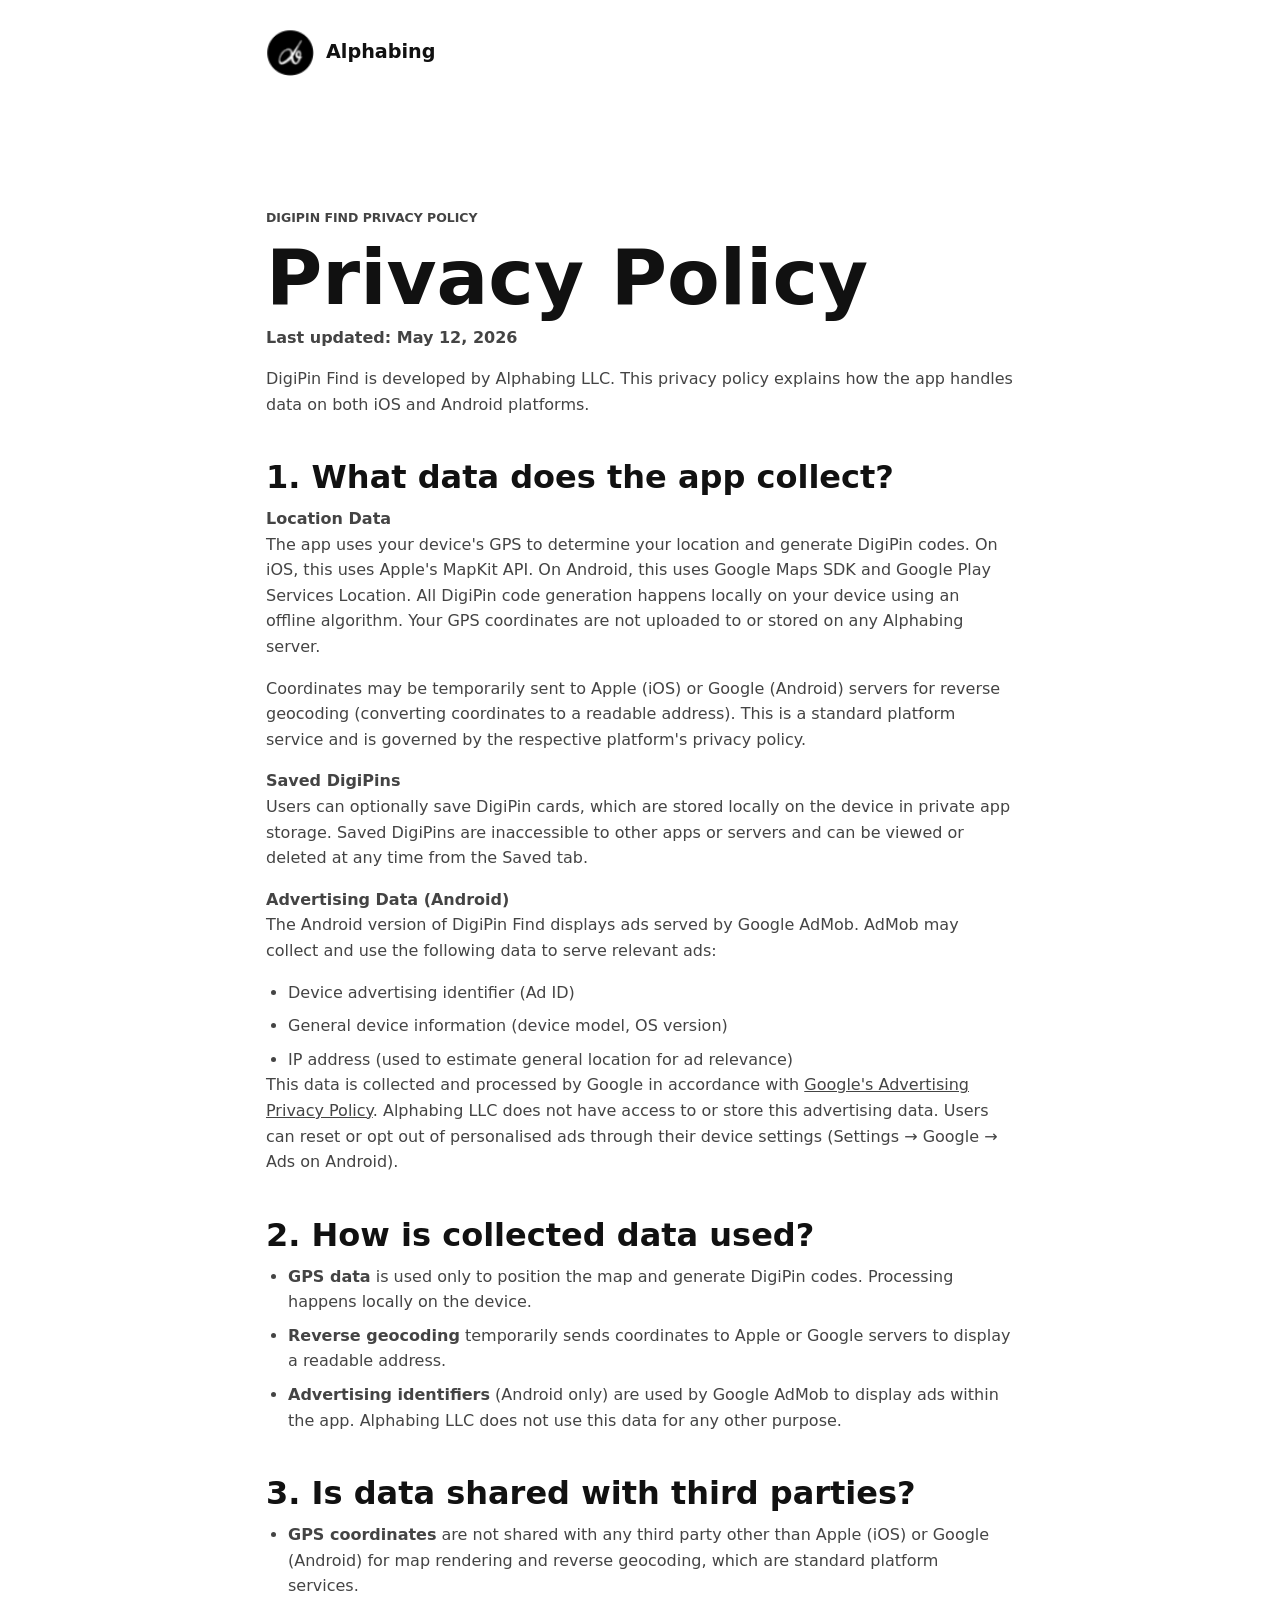
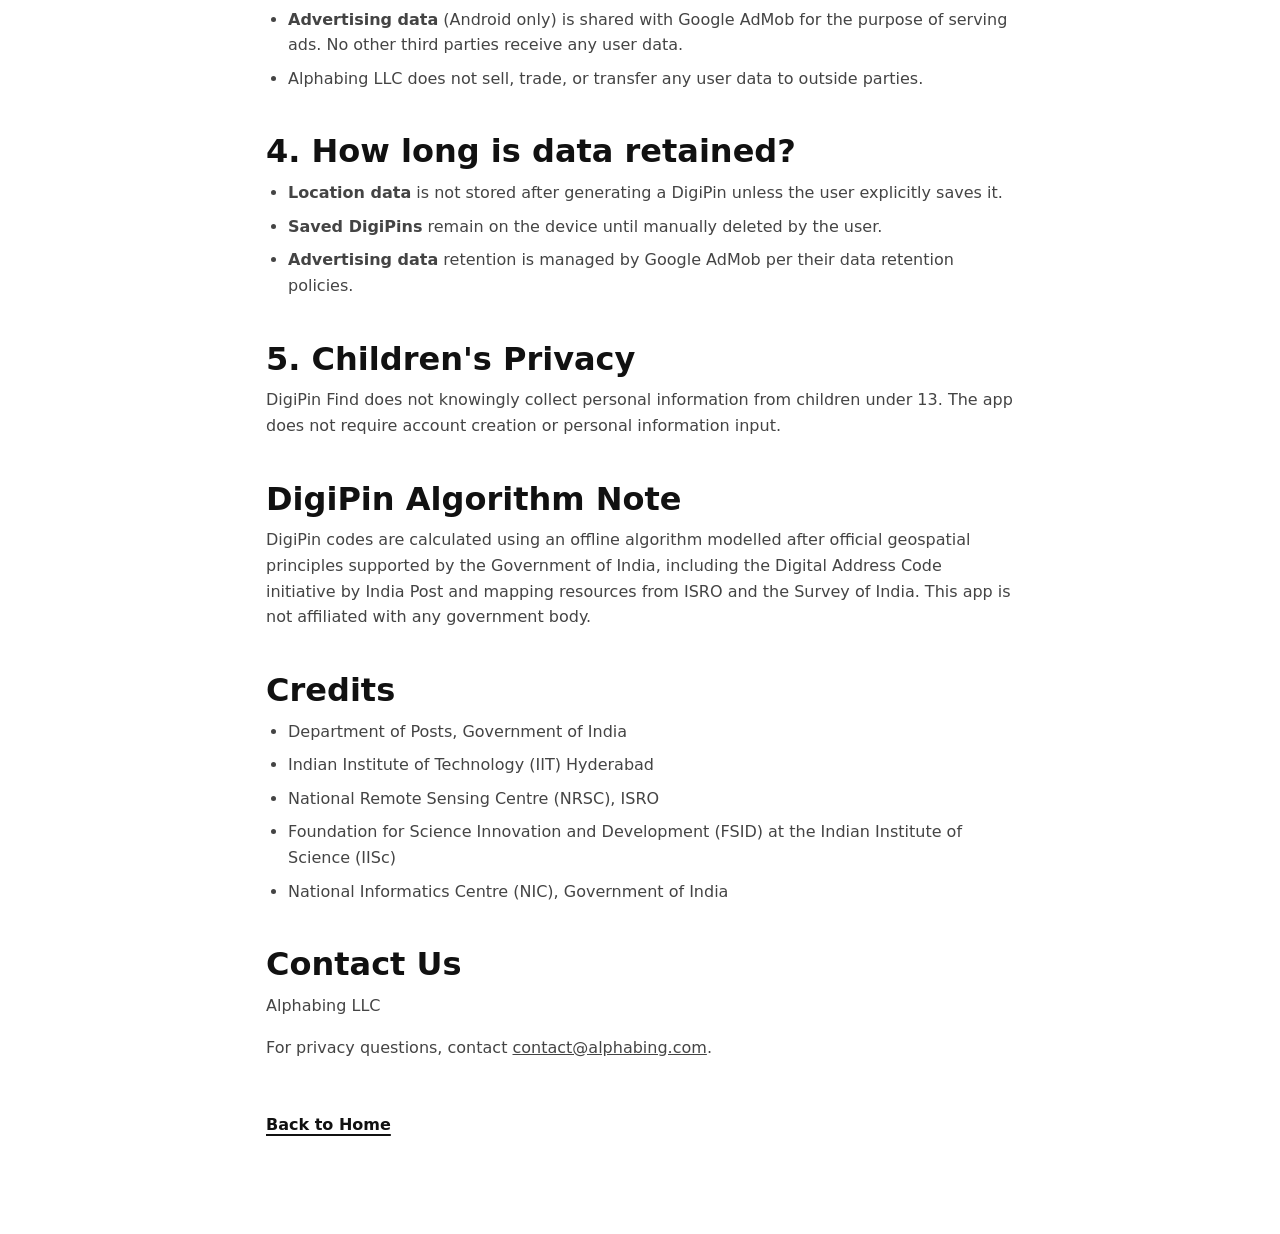
<file: digipinfind-privacy/index.html>
<!doctype html>
<html lang="en">
  <head>
    <meta charset="utf-8">
    <meta name="viewport" content="width=device-width, initial-scale=1">
    <meta name="description" content="DigiPin Find privacy policy.">
    <title>DigiPin Find — Privacy Policy</title>
    <link rel="stylesheet" href="../styles.css">
  </head>
  <body class="policy-page">
    <header class="policy-header">
      <a class="brand" href="../">
        <img src="../assets/logo.png" alt="" class="brand-logo">
        <span>Alphabing</span>
      </a>
    </header>
    <main class="policy-main">
      <p class="eyebrow">DigiPin Find Privacy Policy</p>
      <h1>Privacy Policy</h1>
      <p class="policy-updated">Last updated: May 12, 2026</p>

      <p>DigiPin Find is developed by Alphabing LLC. This privacy policy explains how the app handles data on both iOS and Android platforms.</p>

      <h2>1. What data does the app collect?</h2>

      <p><strong>Location Data</strong><br>
      The app uses your device's GPS to determine your location and generate DigiPin codes. On iOS, this uses Apple's MapKit API. On Android, this uses Google Maps SDK and Google Play Services Location. All DigiPin code generation happens locally on your device using an offline algorithm. Your GPS coordinates are not uploaded to or stored on any Alphabing server.</p>

      <p>Coordinates may be temporarily sent to Apple (iOS) or Google (Android) servers for reverse geocoding (converting coordinates to a readable address). This is a standard platform service and is governed by the respective platform's privacy policy.</p>

      <p><strong>Saved DigiPins</strong><br>
      Users can optionally save DigiPin cards, which are stored locally on the device in private app storage. Saved DigiPins are inaccessible to other apps or servers and can be viewed or deleted at any time from the Saved tab.</p>

      <p><strong>Advertising Data (Android)</strong><br>
      The Android version of DigiPin Find displays ads served by Google AdMob. AdMob may collect and use the following data to serve relevant ads:</p>

      <ul class="policy-list">
        <li>Device advertising identifier (Ad ID)</li>
        <li>General device information (device model, OS version)</li>
        <li>IP address (used to estimate general location for ad relevance)</li>
      </ul>

      <p>This data is collected and processed by Google in accordance with <a href="https://policies.google.com/technologies/ads">Google's Advertising Privacy Policy</a>. Alphabing LLC does not have access to or store this advertising data. Users can reset or opt out of personalised ads through their device settings (Settings &rarr; Google &rarr; Ads on Android).</p>

      <h2>2. How is collected data used?</h2>

      <ul class="policy-list">
        <li><strong>GPS data</strong> is used only to position the map and generate DigiPin codes. Processing happens locally on the device.</li>
        <li><strong>Reverse geocoding</strong> temporarily sends coordinates to Apple or Google servers to display a readable address.</li>
        <li><strong>Advertising identifiers</strong> (Android only) are used by Google AdMob to display ads within the app. Alphabing LLC does not use this data for any other purpose.</li>
      </ul>

      <h2>3. Is data shared with third parties?</h2>

      <ul class="policy-list">
        <li><strong>GPS coordinates</strong> are not shared with any third party other than Apple (iOS) or Google (Android) for map rendering and reverse geocoding, which are standard platform services.</li>
        <li><strong>Advertising data</strong> (Android only) is shared with Google AdMob for the purpose of serving ads. No other third parties receive any user data.</li>
        <li>Alphabing LLC does not sell, trade, or transfer any user data to outside parties.</li>
      </ul>

      <h2>4. How long is data retained?</h2>

      <ul class="policy-list">
        <li><strong>Location data</strong> is not stored after generating a DigiPin unless the user explicitly saves it.</li>
        <li><strong>Saved DigiPins</strong> remain on the device until manually deleted by the user.</li>
        <li><strong>Advertising data</strong> retention is managed by Google AdMob per their data retention policies.</li>
      </ul>

      <h2>5. Children's Privacy</h2>

      <p>DigiPin Find does not knowingly collect personal information from children under 13. The app does not require account creation or personal information input.</p>

      <h2>DigiPin Algorithm Note</h2>

      <p>DigiPin codes are calculated using an offline algorithm modelled after official geospatial principles supported by the Government of India, including the Digital Address Code initiative by India Post and mapping resources from ISRO and the Survey of India. This app is not affiliated with any government body.</p>

      <h2>Credits</h2>
      <ul class="policy-list">
        <li>Department of Posts, Government of India</li>
        <li>Indian Institute of Technology (IIT) Hyderabad</li>
        <li>National Remote Sensing Centre (NRSC), ISRO</li>
        <li>Foundation for Science Innovation and Development (FSID) at the Indian Institute of Science (IISc)</li>
        <li>National Informatics Centre (NIC), Government of India</li>
      </ul>

      <h2>Contact Us</h2>
      <p>Alphabing LLC</p>
      <p>For privacy questions, contact <a href="mailto:contact@alphabing.com">contact@alphabing.com</a>.</p>

      <a class="policy-home" href="../">Back to Home</a>
    </main>
  </body>
</html>
</file>
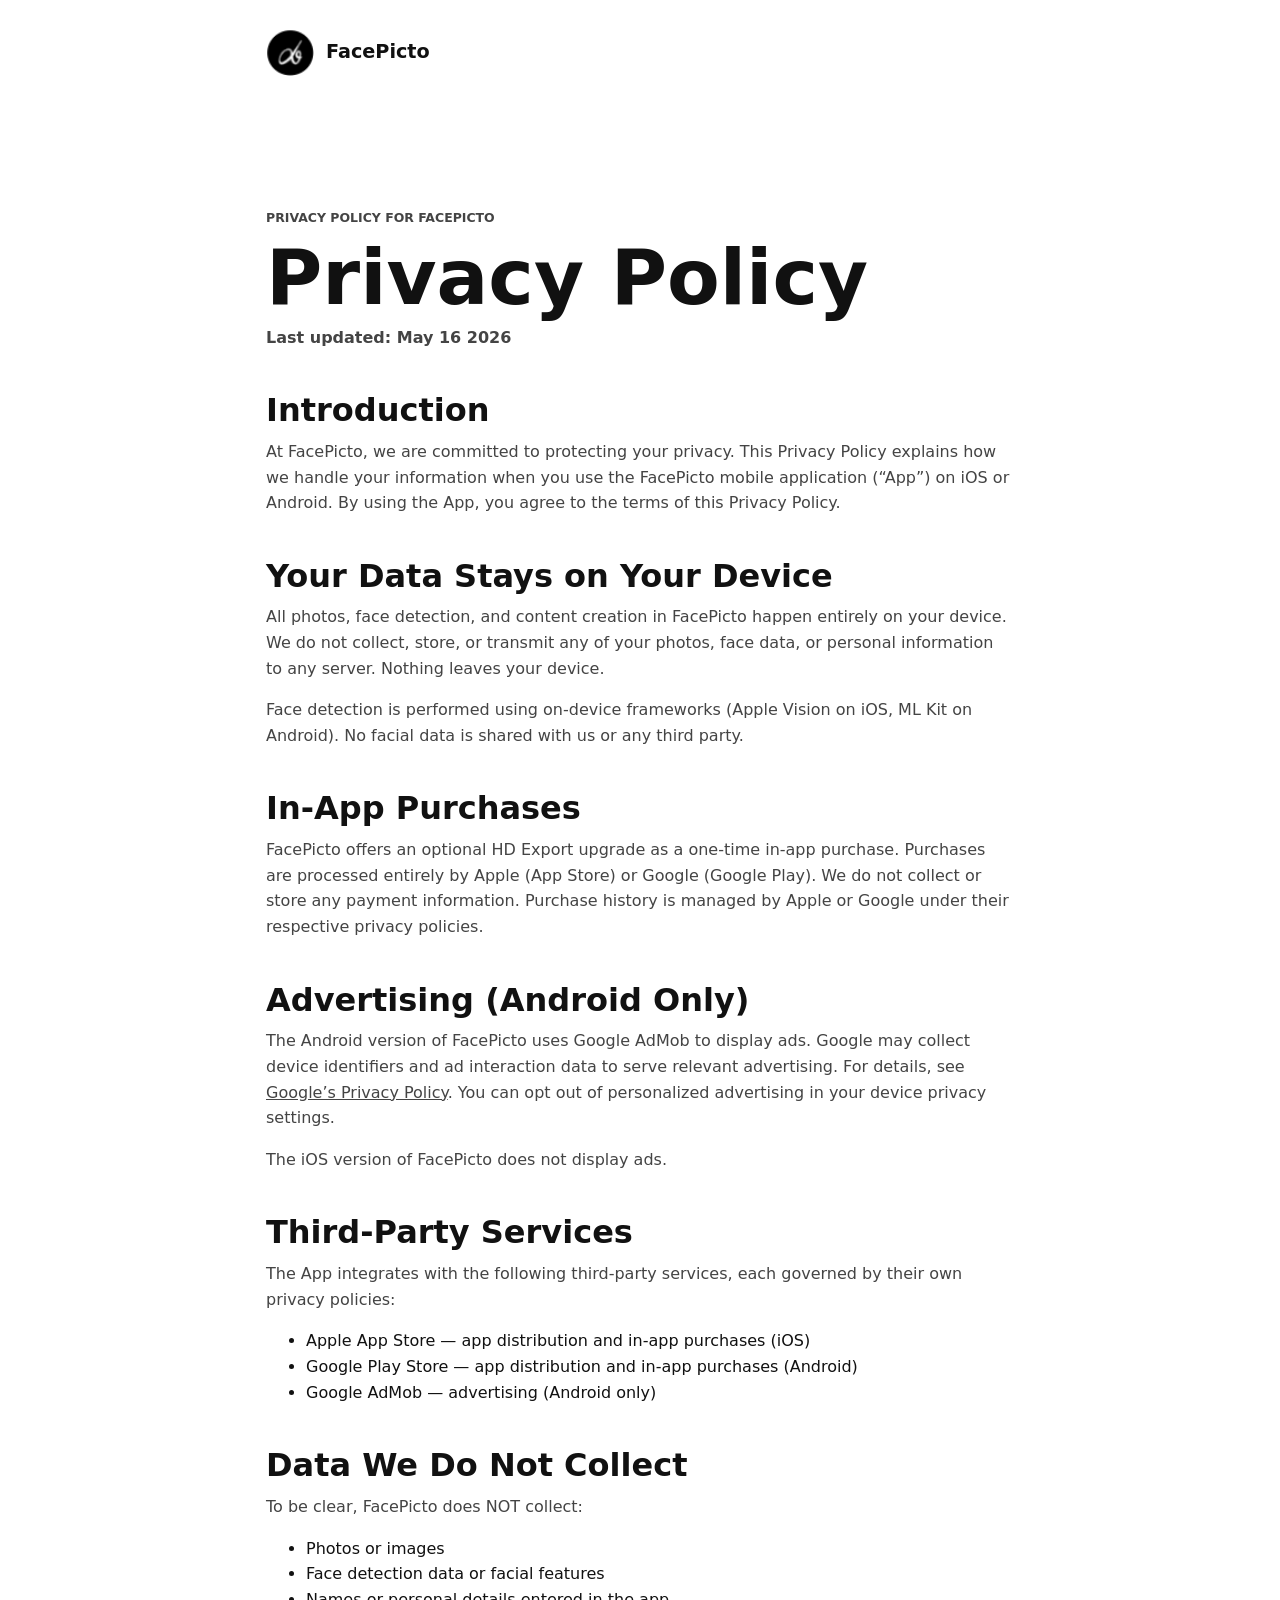
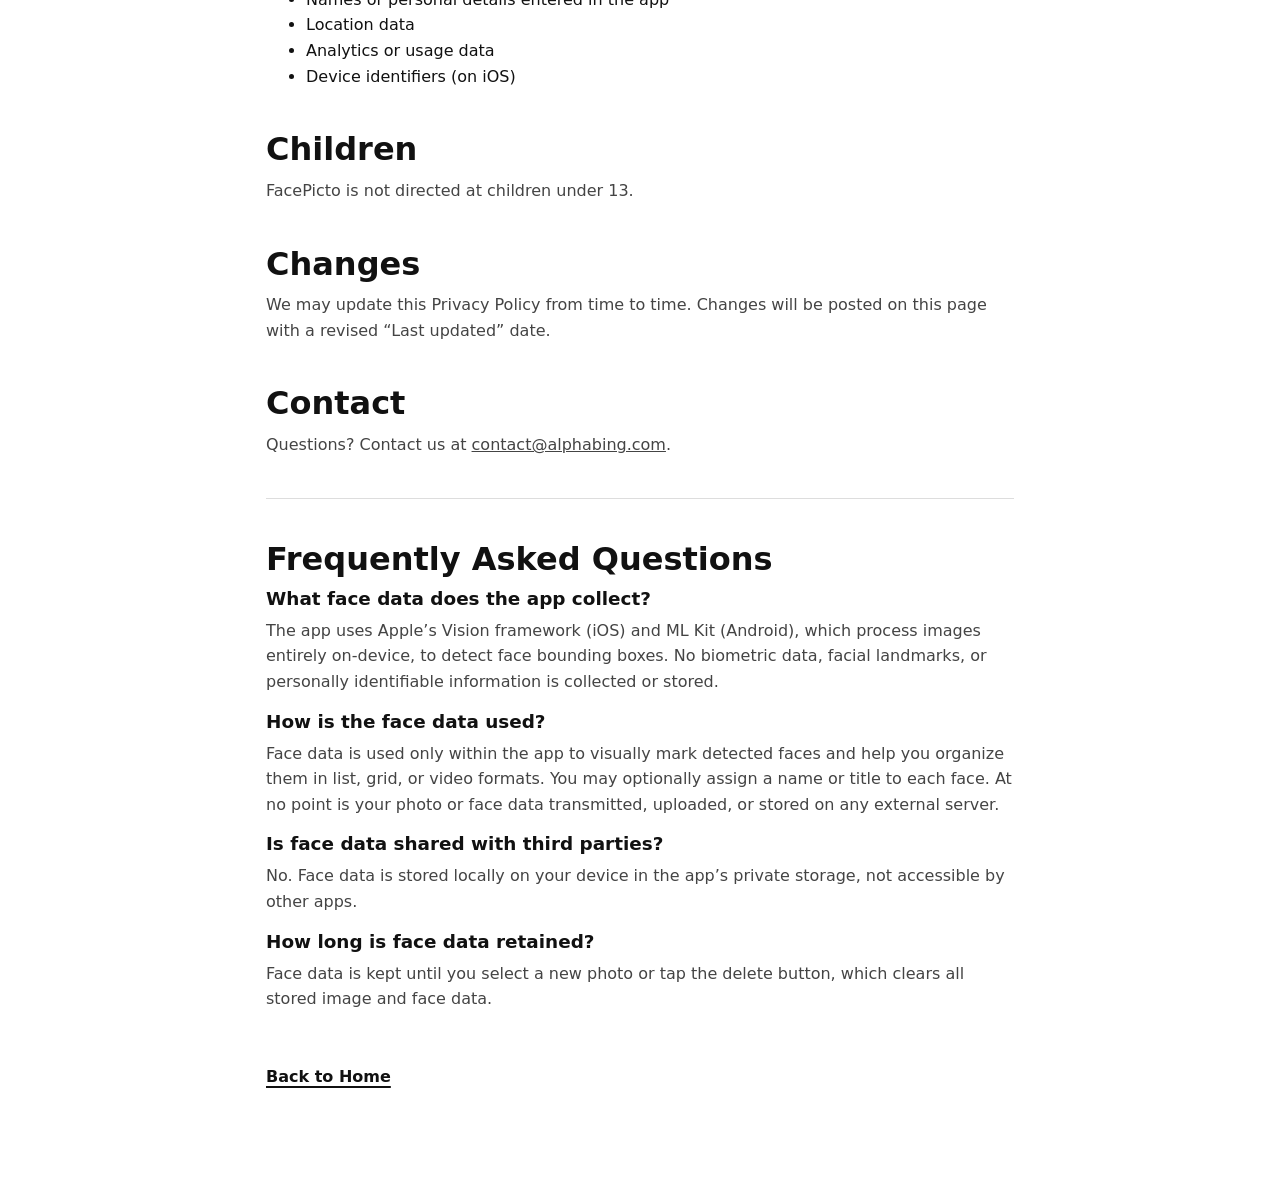
<file: facepicto-privacy/index.html>
<!doctype html>
<html lang="en">
  <head>
    <meta charset="utf-8">
    <meta name="viewport" content="width=device-width, initial-scale=1">
    <meta name="description" content="FacePicto privacy policy.">
    <title>FacePicto Privacy Policy</title>
    <link rel="stylesheet" href="../styles.css">
  </head>
  <body class="policy-page">
    <header class="policy-header">
      <a class="brand" href="../">
        <img src="../assets/logo.png" alt="" class="brand-logo">
        <span>FacePicto</span>
      </a>
    </header>
    <main class="policy-main">
      <p class="eyebrow">Privacy Policy for FacePicto</p>
      <h1>Privacy Policy</h1>
      <p class="policy-updated">Last updated: May 16 2026</p>

      <h2>Introduction</h2>
      <p>At FacePicto, we are committed to protecting your privacy. This Privacy Policy explains how we handle your information when you use the FacePicto mobile application (&ldquo;App&rdquo;) on iOS or Android. By using the App, you agree to the terms of this Privacy Policy.</p>

      <h2>Your Data Stays on Your Device</h2>
      <p>All photos, face detection, and content creation in FacePicto happen entirely on your device. We do not collect, store, or transmit any of your photos, face data, or personal information to any server. Nothing leaves your device.</p>
      <p>Face detection is performed using on-device frameworks (Apple Vision on iOS, ML Kit on Android). No facial data is shared with us or any third party.</p>

      <h2>In-App Purchases</h2>
      <p>FacePicto offers an optional HD Export upgrade as a one-time in-app purchase. Purchases are processed entirely by Apple (App Store) or Google (Google Play). We do not collect or store any payment information. Purchase history is managed by Apple or Google under their respective privacy policies.</p>

      <h2>Advertising (Android Only)</h2>
      <p>The Android version of FacePicto uses Google AdMob to display ads. Google may collect device identifiers and ad interaction data to serve relevant advertising. For details, see <a href="https://policies.google.com/privacy" target="_blank" rel="noopener">Google&rsquo;s Privacy Policy</a>. You can opt out of personalized advertising in your device privacy settings.</p>
      <p>The iOS version of FacePicto does not display ads.</p>

      <h2>Third-Party Services</h2>
      <p>The App integrates with the following third-party services, each governed by their own privacy policies:</p>
      <ul>
        <li>Apple App Store &mdash; app distribution and in-app purchases (iOS)</li>
        <li>Google Play Store &mdash; app distribution and in-app purchases (Android)</li>
        <li>Google AdMob &mdash; advertising (Android only)</li>
      </ul>

      <h2>Data We Do Not Collect</h2>
      <p>To be clear, FacePicto does NOT collect:</p>
      <ul>
        <li>Photos or images</li>
        <li>Face detection data or facial features</li>
        <li>Names or personal details entered in the app</li>
        <li>Location data</li>
        <li>Analytics or usage data</li>
        <li>Device identifiers (on iOS)</li>
      </ul>

      <h2>Children</h2>
      <p>FacePicto is not directed at children under 13.</p>

      <h2>Changes</h2>
      <p>We may update this Privacy Policy from time to time. Changes will be posted on this page with a revised &ldquo;Last updated&rdquo; date.</p>

      <h2>Contact</h2>
      <p>Questions? Contact us at <a href="mailto:contact@alphabing.com">contact@alphabing.com</a>.</p>

      <hr style="margin: 2.5em 0; border: none; border-top: 1px solid #ddd;">

      <h2>Frequently Asked Questions</h2>

      <h3>What face data does the app collect?</h3>
      <p>The app uses Apple&rsquo;s Vision framework (iOS) and ML Kit (Android), which process images entirely on-device, to detect face bounding boxes. No biometric data, facial landmarks, or personally identifiable information is collected or stored.</p>

      <h3>How is the face data used?</h3>
      <p>Face data is used only within the app to visually mark detected faces and help you organize them in list, grid, or video formats. You may optionally assign a name or title to each face. At no point is your photo or face data transmitted, uploaded, or stored on any external server.</p>

      <h3>Is face data shared with third parties?</h3>
      <p>No. Face data is stored locally on your device in the app&rsquo;s private storage, not accessible by other apps.</p>

      <h3>How long is face data retained?</h3>
      <p>Face data is kept until you select a new photo or tap the delete button, which clears all stored image and face data.</p>

      <a class="policy-home" href="../">Back to Home</a>
    </main>
  </body>
</html>
</file>
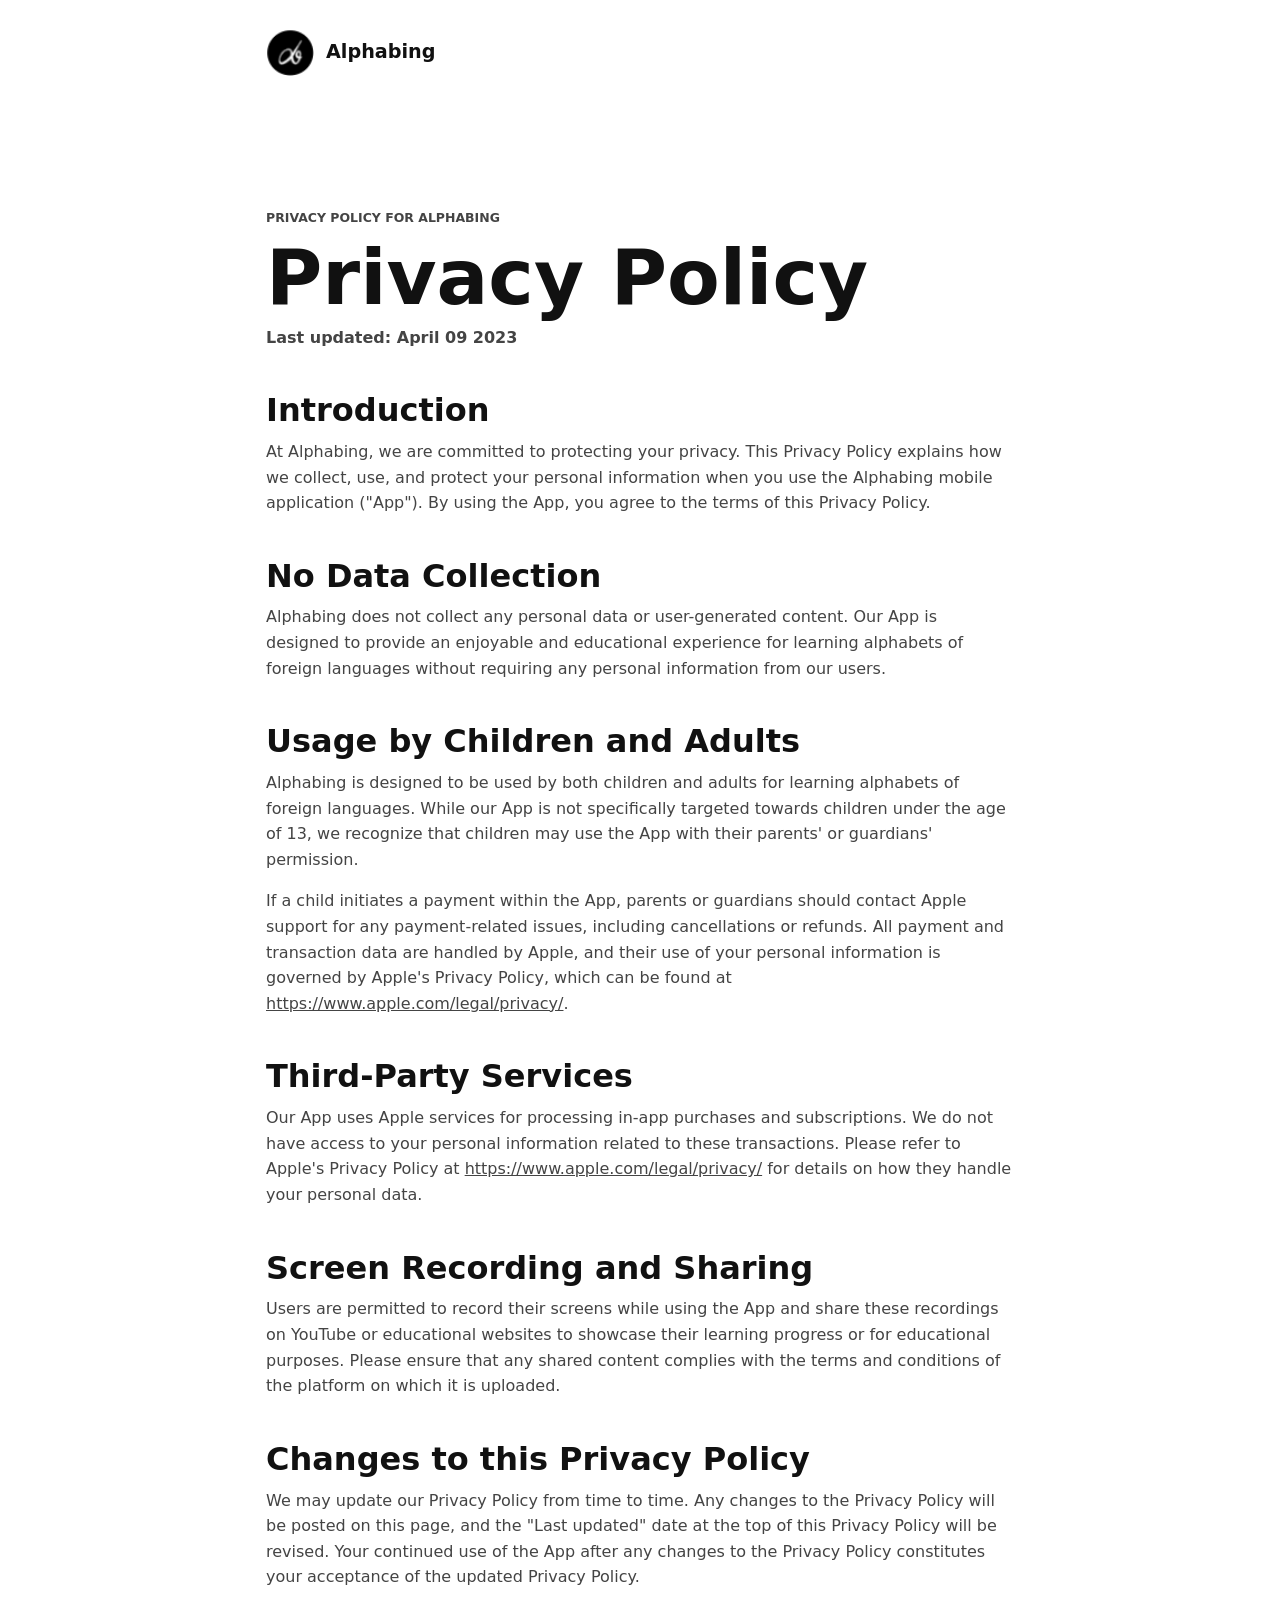
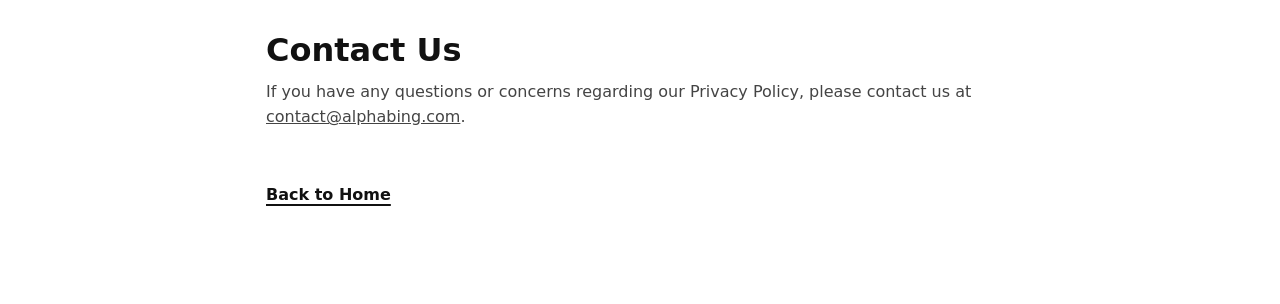
<file: privacy/index.html>
<!doctype html>
<html lang="en">
  <head>
    <meta charset="utf-8">
    <meta name="viewport" content="width=device-width, initial-scale=1">
    <meta name="description" content="Alphabing privacy policy.">
    <title>Alphabing Privacy Policy</title>
    <link rel="stylesheet" href="../styles.css">
  </head>
  <body class="policy-page">
    <header class="policy-header">
      <a class="brand" href="../">
        <img src="../assets/logo.png" alt="" class="brand-logo">
        <span>Alphabing</span>
      </a>
    </header>
    <main class="policy-main">
      <p class="eyebrow">Privacy Policy for Alphabing</p>
      <h1>Privacy Policy</h1>
      <p class="policy-updated">Last updated: April 09 2023</p>

      <h2>Introduction</h2>
      <p>At Alphabing, we are committed to protecting your privacy. This Privacy Policy explains how we collect, use, and protect your personal information when you use the Alphabing mobile application ("App"). By using the App, you agree to the terms of this Privacy Policy.</p>

      <h2>No Data Collection</h2>
      <p>Alphabing does not collect any personal data or user-generated content. Our App is designed to provide an enjoyable and educational experience for learning alphabets of foreign languages without requiring any personal information from our users.</p>

      <h2>Usage by Children and Adults</h2>
      <p>Alphabing is designed to be used by both children and adults for learning alphabets of foreign languages. While our App is not specifically targeted towards children under the age of 13, we recognize that children may use the App with their parents' or guardians' permission.</p>
      <p>If a child initiates a payment within the App, parents or guardians should contact Apple support for any payment-related issues, including cancellations or refunds. All payment and transaction data are handled by Apple, and their use of your personal information is governed by Apple's Privacy Policy, which can be found at <a href="https://www.apple.com/legal/privacy/" target="_blank" rel="noopener">https://www.apple.com/legal/privacy/</a>.</p>

      <h2>Third-Party Services</h2>
      <p>Our App uses Apple services for processing in-app purchases and subscriptions. We do not have access to your personal information related to these transactions. Please refer to Apple's Privacy Policy at <a href="https://www.apple.com/legal/privacy/" target="_blank" rel="noopener">https://www.apple.com/legal/privacy/</a> for details on how they handle your personal data.</p>

      <h2>Screen Recording and Sharing</h2>
      <p>Users are permitted to record their screens while using the App and share these recordings on YouTube or educational websites to showcase their learning progress or for educational purposes. Please ensure that any shared content complies with the terms and conditions of the platform on which it is uploaded.</p>

      <h2>Changes to this Privacy Policy</h2>
      <p>We may update our Privacy Policy from time to time. Any changes to the Privacy Policy will be posted on this page, and the "Last updated" date at the top of this Privacy Policy will be revised. Your continued use of the App after any changes to the Privacy Policy constitutes your acceptance of the updated Privacy Policy.</p>

      <h2>Contact Us</h2>
      <p>If you have any questions or concerns regarding our Privacy Policy, please contact us at <a href="mailto:contact@alphabing.com">contact@alphabing.com</a>.</p>

      <a class="policy-home" href="../">Back to Home</a>
    </main>
  </body>
</html>
</file>
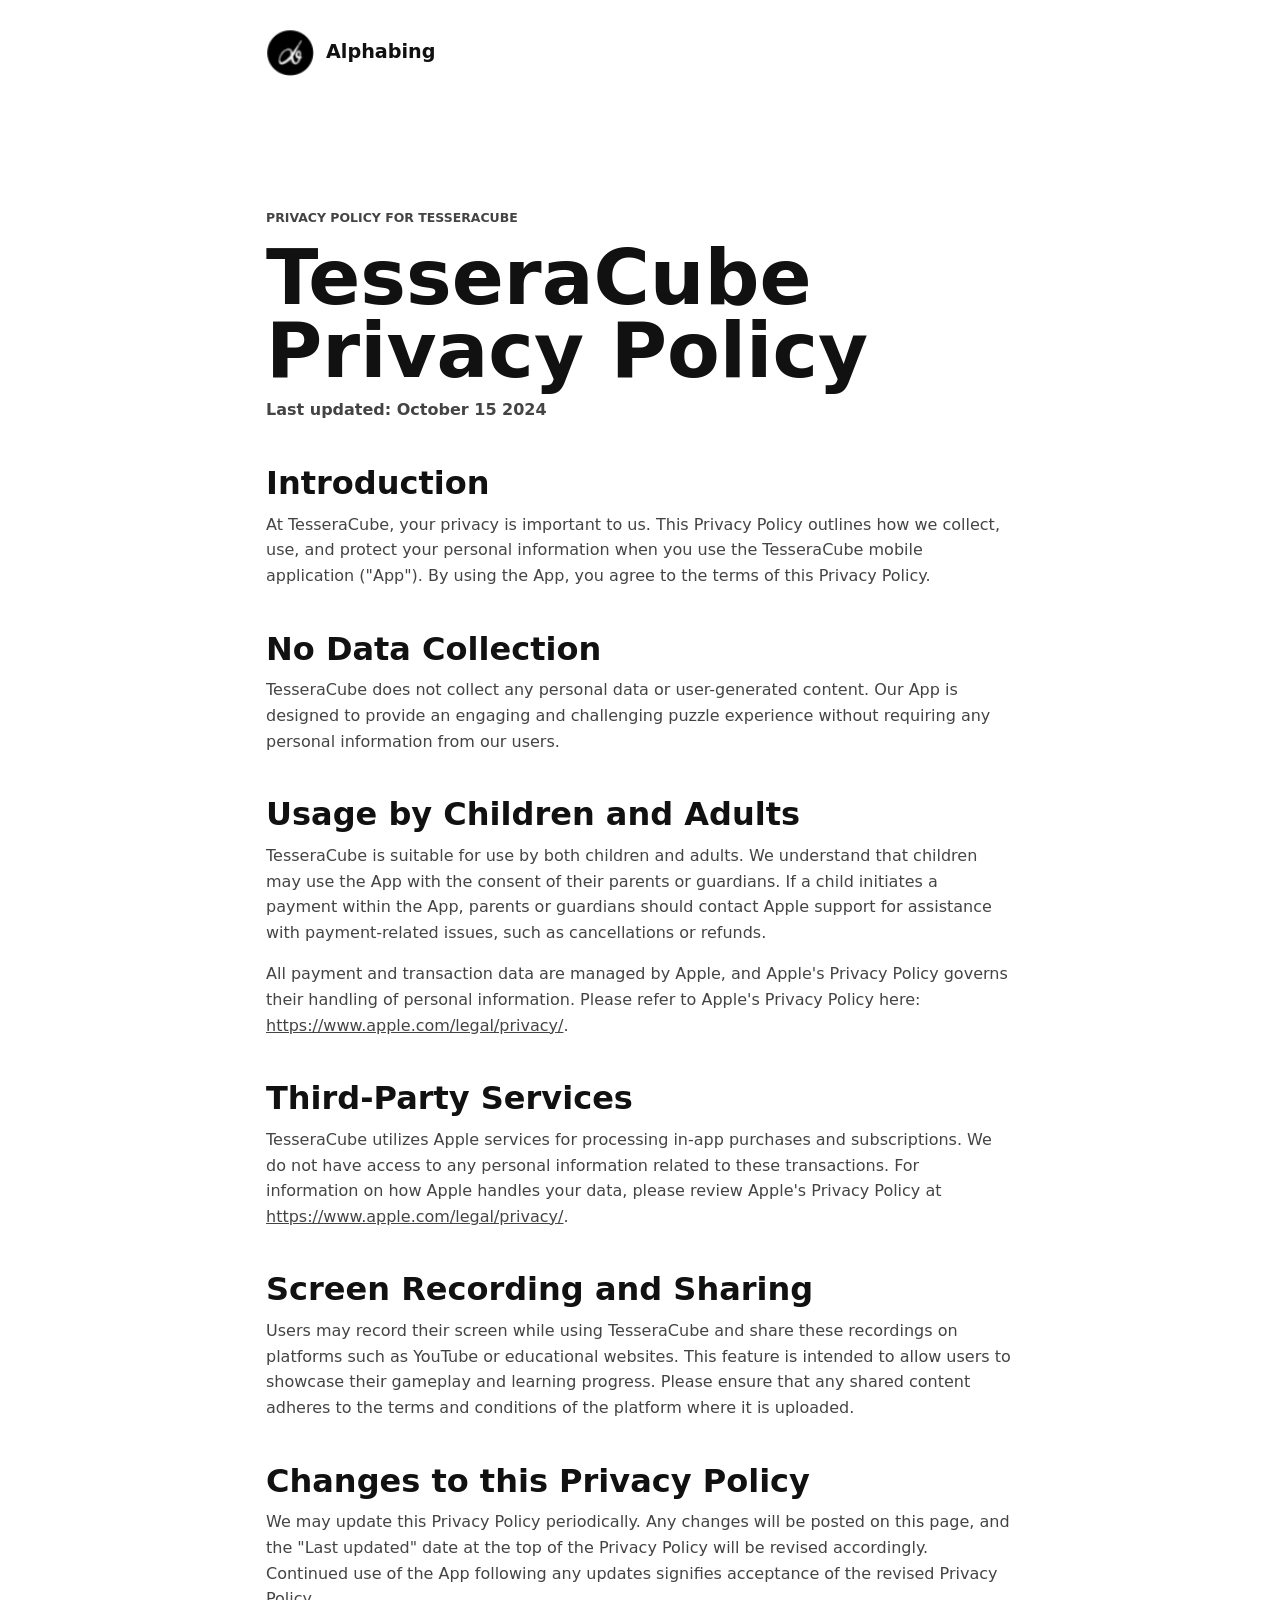
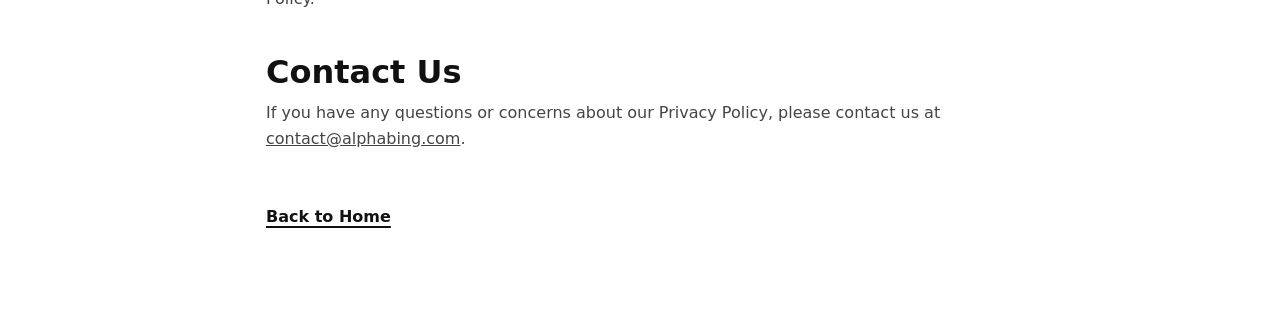
<file: TesseraCubePrivacy/index.html>
<!doctype html>
<html lang="en">
  <head>
    <meta charset="utf-8">
    <meta name="viewport" content="width=device-width, initial-scale=1">
    <meta name="description" content="TesseraCube privacy policy.">
    <title>TesseraCube Privacy Policy</title>
    <link rel="stylesheet" href="../styles.css">
  </head>
  <body class="policy-page">
    <header class="policy-header">
      <a class="brand" href="../">
        <img src="../assets/logo.png" alt="" class="brand-logo">
        <span>Alphabing</span>
      </a>
    </header>
    <main class="policy-main">
      <p class="eyebrow">Privacy Policy for TesseraCube</p>
      <h1>TesseraCube Privacy Policy</h1>
      <p class="policy-updated">Last updated: October 15 2024</p>

      <h2>Introduction</h2>
      <p>At TesseraCube, your privacy is important to us. This Privacy Policy outlines how we collect, use, and protect your personal information when you use the TesseraCube mobile application ("App"). By using the App, you agree to the terms of this Privacy Policy.</p>

      <h2>No Data Collection</h2>
      <p>TesseraCube does not collect any personal data or user-generated content. Our App is designed to provide an engaging and challenging puzzle experience without requiring any personal information from our users.</p>

      <h2>Usage by Children and Adults</h2>
      <p>TesseraCube is suitable for use by both children and adults. We understand that children may use the App with the consent of their parents or guardians. If a child initiates a payment within the App, parents or guardians should contact Apple support for assistance with payment-related issues, such as cancellations or refunds.</p>
      <p>All payment and transaction data are managed by Apple, and Apple's Privacy Policy governs their handling of personal information. Please refer to Apple's Privacy Policy here: <a href="https://www.apple.com/legal/privacy/" target="_blank" rel="noopener">https://www.apple.com/legal/privacy/</a>.</p>

      <h2>Third-Party Services</h2>
      <p>TesseraCube utilizes Apple services for processing in-app purchases and subscriptions. We do not have access to any personal information related to these transactions. For information on how Apple handles your data, please review Apple's Privacy Policy at <a href="https://www.apple.com/legal/privacy/" target="_blank" rel="noopener">https://www.apple.com/legal/privacy/</a>.</p>

      <h2>Screen Recording and Sharing</h2>
      <p>Users may record their screen while using TesseraCube and share these recordings on platforms such as YouTube or educational websites. This feature is intended to allow users to showcase their gameplay and learning progress. Please ensure that any shared content adheres to the terms and conditions of the platform where it is uploaded.</p>

      <h2>Changes to this Privacy Policy</h2>
      <p>We may update this Privacy Policy periodically. Any changes will be posted on this page, and the "Last updated" date at the top of the Privacy Policy will be revised accordingly. Continued use of the App following any updates signifies acceptance of the revised Privacy Policy.</p>

      <h2>Contact Us</h2>
      <p>If you have any questions or concerns about our Privacy Policy, please contact us at <a href="mailto:contact@alphabing.com">contact@alphabing.com</a>.</p>

      <a class="policy-home" href="../">Back to Home</a>
    </main>
  </body>
</html>
</file>
<file: styles.css>
:root {
  --bg: #ffffff;
  --text: #111111;
  --muted: #666666;
  --line: #e8e8e8;
  --soft: #f7f7f5;
  --accent: #0b0b0b;
  --max-width: 1120px;
}

* {
  box-sizing: border-box;
}

html {
  scroll-behavior: smooth;
}

body {
  margin: 0;
  background: var(--bg);
  color: var(--text);
  font-family: Inter, ui-sans-serif, system-ui, -apple-system, BlinkMacSystemFont, "Segoe UI", sans-serif;
  line-height: 1.6;
}

img {
  display: block;
  max-width: 100%;
}

a {
  color: inherit;
}

.site-header {
  position: sticky;
  top: 0;
  z-index: 20;
  display: flex;
  align-items: center;
  justify-content: space-between;
  min-height: 72px;
  padding: 14px clamp(20px, 5vw, 56px);
  background: rgba(255, 255, 255, 0.94);
  border-bottom: 1px solid var(--line);
  backdrop-filter: blur(14px);
}

.brand {
  display: inline-flex;
  align-items: center;
  gap: 12px;
  font-size: 1.2rem;
  font-weight: 800;
  text-decoration: none;
}

.brand-logo {
  width: 48px;
  height: 48px;
}

.footer-logo {
  width: 42px;
  height: 42px;
}

.site-nav {
  display: flex;
  align-items: center;
  gap: clamp(14px, 2vw, 28px);
  color: #333333;
  font-size: 0.94rem;
  font-weight: 650;
}

.site-nav a {
  text-decoration: none;
}

.site-nav a:hover {
  color: #000000;
}

.nav-toggle {
  display: none;
  width: 44px;
  height: 44px;
  padding: 0;
  border: 1px solid var(--line);
  border-radius: 8px;
  background: #ffffff;
}

.nav-toggle span {
  display: block;
  width: 20px;
  height: 2px;
  margin: 5px auto;
  background: #111111;
}

.section {
  max-width: var(--max-width);
  margin: 0 auto;
  padding: clamp(72px, 10vw, 128px) clamp(20px, 5vw, 56px);
  scroll-margin-top: 88px;
}

.hero {
  display: grid;
  grid-template-columns: minmax(0, 1.03fr) minmax(280px, 0.97fr);
  align-items: center;
  gap: clamp(40px, 7vw, 88px);
  min-height: calc(100vh - 72px);
}

.hero-content {
  max-width: 690px;
}

.eyebrow {
  margin: 0 0 14px;
  color: var(--muted);
  font-size: 0.78rem;
  font-weight: 800;
  letter-spacing: 0;
  text-transform: uppercase;
}

h1,
h2,
h3,
p {
  margin-top: 0;
}

h1 {
  margin-bottom: 24px;
  font-size: clamp(3rem, 7vw, 6.7rem);
  line-height: 0.95;
  letter-spacing: 0;
  overflow-wrap: normal;
  word-break: normal;
}

h2 {
  margin-bottom: 18px;
  font-size: clamp(2rem, 4.4vw, 4.2rem);
  line-height: 1;
  letter-spacing: 0;
}

h3 {
  margin-bottom: 8px;
  font-size: 1.15rem;
  line-height: 1.2;
}

.hero-subtitle {
  max-width: 560px;
  margin-bottom: 32px;
  color: #3d3d3d;
  font-size: clamp(1.1rem, 2vw, 1.45rem);
}

.button {
  display: inline-flex;
  align-items: center;
  justify-content: center;
  min-height: 48px;
  padding: 0 24px;
  border-radius: 8px;
  background: var(--accent);
  color: #ffffff;
  font-weight: 750;
  text-decoration: none;
}

.button:hover,
.button:focus-visible {
  background: #333333;
}

.hero-visual {
  display: grid;
  place-items: center;
  transform: translate(clamp(0px, 8vw, 200px), clamp(-120px, -6vw, -48px));
}

.hero-visual img {
  width: min(100%, 520px);
  filter: drop-shadow(0 26px 44px rgba(0, 0, 0, 0.12));
}

.section-heading {
  max-width: 790px;
  margin-bottom: 42px;
}

.section-heading.centered,
.section-summary {
  margin-left: auto;
  margin-right: auto;
  text-align: center;
}

.section-summary {
  max-width: 680px;
  color: #333333;
  font-size: 1.1rem;
}

.split {
  display: grid;
  grid-template-columns: repeat(2, minmax(0, 1fr));
  gap: 28px;
  color: #333333;
  font-size: 1.08rem;
}

.soft {
  max-width: none;
  background: var(--soft);
}

.soft > * {
  max-width: var(--max-width);
  margin-left: auto;
  margin-right: auto;
}

.app-grid {
  display: grid;
  grid-template-columns: repeat(3, minmax(0, 1fr));
  gap: 18px;
}

.app-card {
  display: flex;
  flex-direction: column;
  padding: 22px;
  background: #ffffff;
  border: 1px solid var(--line);
  border-radius: 8px;
}

.app-card img {
  width: 86px;
  height: 86px;
  margin-bottom: 22px;
  border-radius: 22px;
  object-fit: cover;
}

.app-card p {
  flex: 1;
  color: var(--muted);
}

.app-card a,
.feature-card a,
.text-link {
  color: #111111;
  font-weight: 800;
  text-decoration-thickness: 2px;
  text-underline-offset: 4px;
}

.card-links {
  display: flex;
  align-items: center;
  flex-wrap: wrap;
  gap: 14px;
}

.card-links .secondary-link,
.secondary-link {
  color: var(--muted);
  font-size: 0.85rem;
  font-weight: 700;
  text-decoration-thickness: 1px;
}

.feature-card .secondary-link {
  color: #b8b8b8;
}

.approach-grid {
  display: grid;
  grid-template-columns: repeat(3, minmax(0, 1fr));
  gap: 30px;
}

.approach-grid > div {
  padding-top: 24px;
  border-top: 2px solid #111111;
}

.step {
  display: block;
  margin-bottom: 28px;
  color: var(--muted);
  font-size: 0.85rem;
  font-weight: 800;
}

.dark {
  max-width: none;
  background: #111111;
  color: #ffffff;
}

.dark > * {
  max-width: var(--max-width);
  margin-left: auto;
  margin-right: auto;
}

.dark .eyebrow,
.dark p {
  color: #cfcfcf;
}

.feature-grid {
  display: grid;
  grid-template-columns: repeat(2, minmax(0, 1fr));
  gap: 22px;
}

.feature-card {
  display: grid;
  grid-template-columns: 96px 1fr;
  gap: 20px;
  align-items: center;
  padding: 22px;
  border: 1px solid #333333;
  border-radius: 8px;
  background: #191919;
}

.feature-card img {
  width: 96px;
  height: 96px;
  border-radius: 22px;
  object-fit: cover;
}

.feature-card a {
  color: #ffffff;
}

.store-badges {
  display: flex;
  align-items: center;
  flex-wrap: wrap;
  gap: 10px;
  margin-top: 18px;
}

.store-badge {
  display: inline-flex;
  width: 160px;
  height: 40px;
  line-height: 0;
}

.store-badge img {
  width: 100%;
  height: 100%;
  border-radius: 0;
  object-fit: contain;
}

.google-play-badge {
  width: 160px;
}

.google-play-badge img {
  transform: scale(1.34);
}

.arvr-link {
  display: inline-flex;
  align-items: center;
  justify-content: center;
  width: 42px;
  height: 40px;
  border: 1px solid #4b4b4b;
  border-radius: 8px;
  color: #ffffff;
  background: #242424;
  font-family: ui-sans-serif, system-ui, -apple-system, BlinkMacSystemFont, "Segoe UI", sans-serif;
  font-size: 1.48rem;
  font-weight: 400;
  line-height: 1;
  text-decoration: none;
}

.arvr-link span {
  transform: translateY(-1px);
}

.privacy {
  text-align: center;
}

.privacy .section-heading {
  margin-left: auto;
  margin-right: auto;
}

.privacy p {
  max-width: 640px;
  margin: 0 auto 20px;
  color: var(--muted);
}

.privacy-link-grid {
  display: flex;
  justify-content: center;
  flex-wrap: wrap;
  gap: 12px 22px;
  max-width: 720px;
  margin: 0 auto;
}

.site-footer {
  display: flex;
  align-items: center;
  justify-content: space-between;
  gap: 24px;
  padding: 32px clamp(20px, 5vw, 56px);
  border-top: 1px solid var(--line);
  color: var(--muted);
}

.site-footer > div:first-child {
  display: flex;
  align-items: center;
  gap: 14px;
}

.site-footer p {
  margin: 0;
}

.social-links {
  display: flex;
  gap: 10px;
}

.social-links a {
  display: grid;
  place-items: center;
  width: 42px;
  height: 42px;
  border-radius: 8px;
  background: #111111;
}

.social-links img {
  width: 24px;
  height: 24px;
  object-fit: contain;
}

@media (max-width: 860px) {
  .nav-toggle {
    display: block;
  }

  .site-nav {
    position: absolute;
    top: 72px;
    left: 0;
    right: 0;
    display: none;
    flex-direction: column;
    align-items: stretch;
    gap: 0;
    padding: 10px 20px 18px;
    background: #ffffff;
    border-bottom: 1px solid var(--line);
  }

  .site-nav.is-open {
    display: flex;
  }

  .site-nav a {
    padding: 12px 0;
  }

  .hero,
  .split,
  .app-grid,
  .approach-grid,
  .feature-grid {
    grid-template-columns: 1fr;
  }

  .hero {
    min-height: auto;
    padding-top: 72px;
  }

  .hero-visual {
    transform: none;
  }
}

@media (max-width: 560px) {
  .site-header {
    min-height: 64px;
  }

  .site-nav {
    top: 64px;
  }

  .brand span {
    font-size: 1rem;
  }

  .brand-logo {
    width: 36px;
    height: 36px;
  }

  h1 {
    font-size: 3rem;
  }

  .section {
    padding-top: 64px;
    padding-bottom: 64px;
  }

  .feature-card {
    grid-template-columns: 72px 1fr;
  }

  .feature-card img {
    width: 72px;
    height: 72px;
    border-radius: 18px;
  }

  .feature-card .store-badge {
    width: 150px;
    height: 45px;
  }

  .feature-card .app-store-badge img {
    transform: scale(1.0);
  }

  .feature-card .google-play-badge img {
    transform: scale(1.42);
  }

  .feature-card .store-badges {
    flex-wrap: nowrap;
    gap: 8px;
  }

  .feature-card .store-badge {
    width: 120px;
    height: 36px;
  }

  .feature-card .google-play-badge {
    width: 120px;
  }

  .feature-card .arvr-link {
    width: 36px;
    height: 36px;
    font-size: 1.2rem;
    flex-shrink: 0;
  }

  .site-footer {
    align-items: flex-start;
    flex-direction: column;
  }

}

.policy-page {
  min-height: 100vh;
  background: #ffffff;
}

.policy-header {
  max-width: 860px;
  margin: 0 auto;
  padding: 28px clamp(20px, 5vw, 56px);
}

.policy-header .brand {
  width: fit-content;
}

.policy-main {
  max-width: 860px;
  margin: 0 auto;
  padding: clamp(48px, 8vw, 96px) clamp(20px, 5vw, 56px);
}

.policy-main h1 {
  margin-bottom: 10px;
  font-size: clamp(2.6rem, 6vw, 5.2rem);
}

.policy-main h2 {
  margin-top: 42px;
  margin-bottom: 10px;
  font-size: clamp(1.35rem, 3vw, 2rem);
  line-height: 1.15;
}

.policy-updated {
  color: var(--muted);
  font-weight: 700;
}

.policy-summary {
  margin: 34px 0 8px;
  padding: 22px;
  border: 1px solid var(--line);
  border-radius: 8px;
  background: var(--soft);
  color: #222222;
  font-size: 1.08rem;
}

.policy-main p {
  color: #444444;
}

.policy-list {
  margin: 0;
  padding-left: 22px;
  color: #444444;
}

.policy-list li + li {
  margin-top: 8px;
}

.policy-home {
  display: inline-flex;
  margin-top: 36px;
  font-weight: 800;
  text-decoration-thickness: 2px;
  text-underline-offset: 4px;
}
</file>
